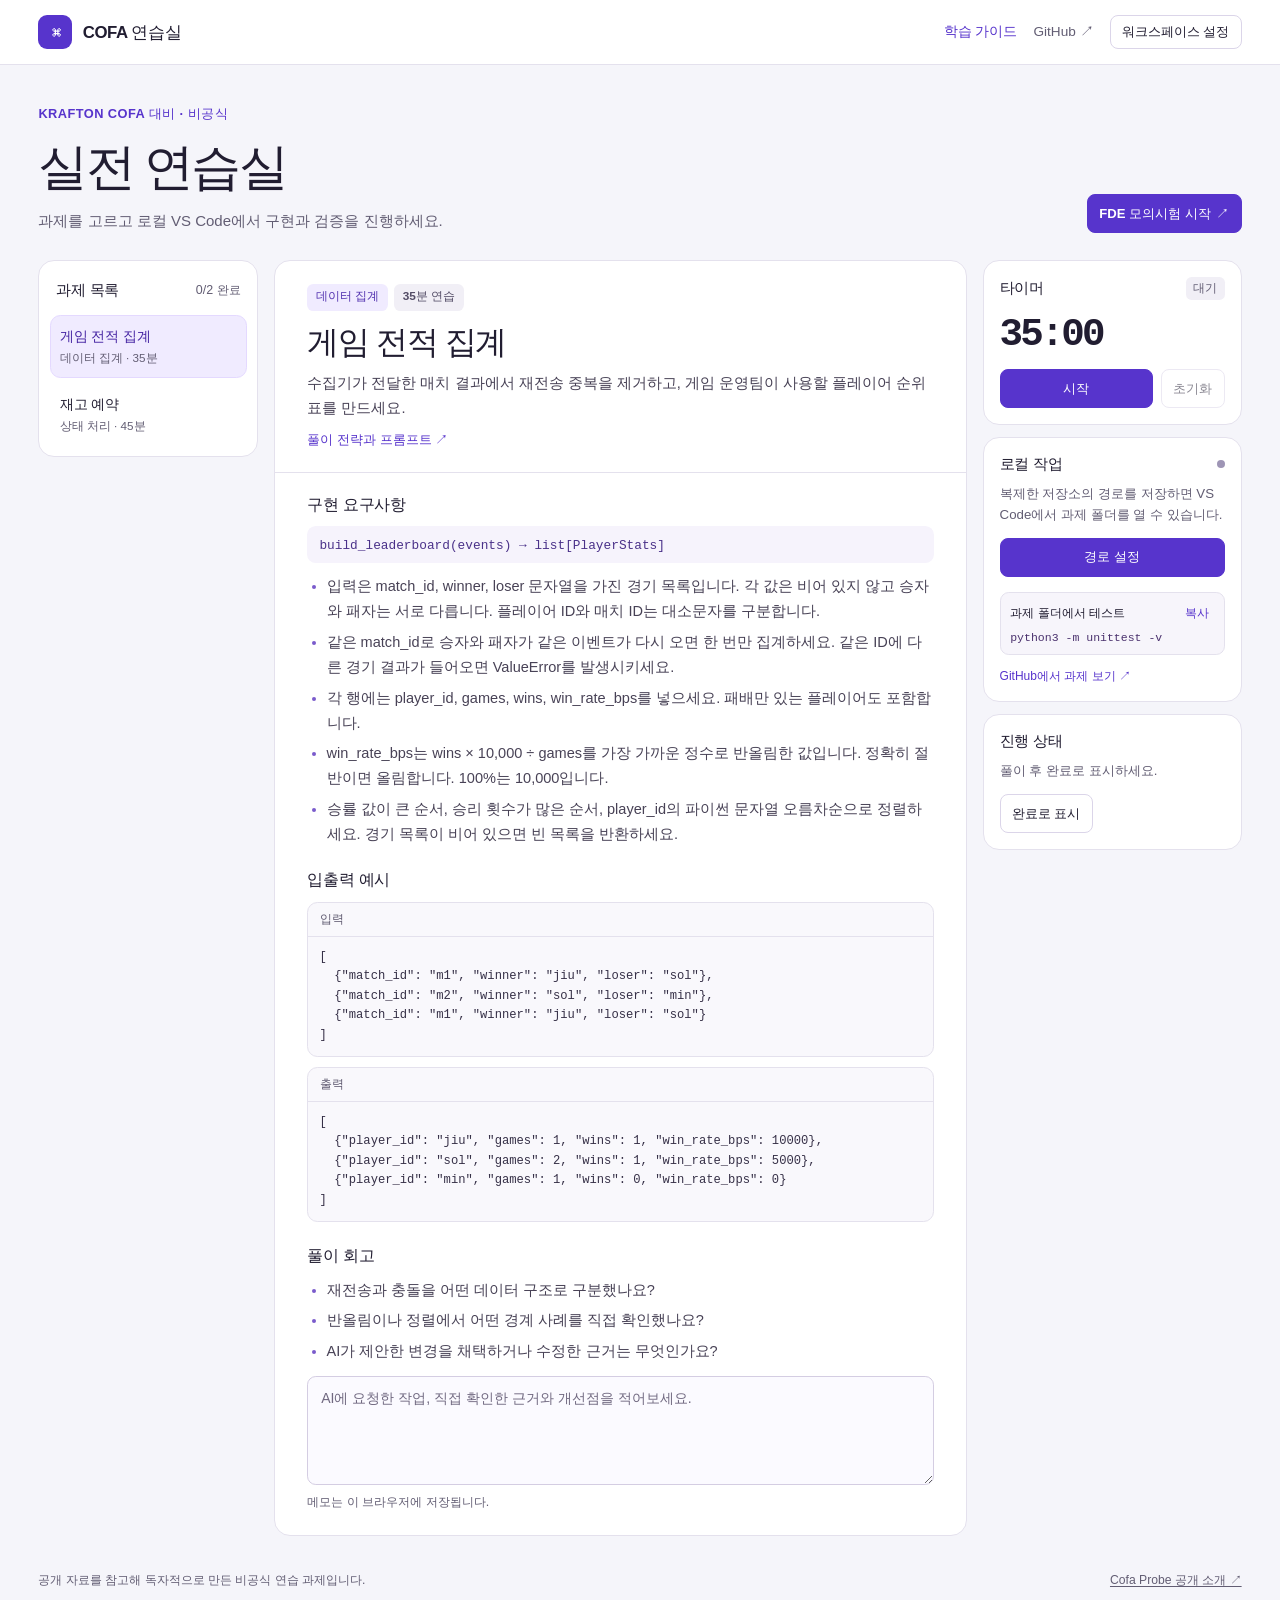
<file: docs/index.html>
<!doctype html>
<html lang="ko">
<head>
  <meta charset="utf-8">
  <meta name="viewport" content="width=device-width, initial-scale=1">
  <meta name="description" content="KRAFTON COFA 대비 비공식 연습실. 브라우저에서 과제를 읽고 로컬 VS Code에서 구현과 테스트를 진행하세요.">
  <meta name="theme-color" content="#f5f5fa">
  <title>COFA 연습실</title>
  <link rel="stylesheet" href="./styles.css">
  <script type="module" src="./app.js"></script>
  <script type="module" src="./clipboard.js"></script>
</head>
<body>
  <a class="skip-link" href="#main">과제 본문으로 이동</a>
  <header class="topbar">
    <div class="topbar-inner">
      <div class="brand">
        <span class="brand-mark" aria-hidden="true">⌘</span>
        <span>COFA <strong>연습실</strong></span>
      </div>
      <div class="topbar-links">
        <a class="guide-nav-link" href="./guide.html">학습 가이드</a>
        <a href="https://github.com/JaerryLee/krafton-cofa">GitHub <span aria-hidden="true">↗</span></a>
        <button class="button button-small" type="button" id="open-settings">워크스페이스 설정</button>
      </div>
    </div>
  </header>

  <div class="page">
    <div class="intro">
      <div>
        <p class="eyebrow">KRAFTON COFA 대비 · 비공식</p>
        <h1>실전 연습실</h1>
        <p>과제를 고르고 로컬 VS Code에서 구현과 검증을 진행하세요.</p>
      </div>
      <a class="button button-primary intro-action" href="./fde.html">FDE 모의시험 시작 <span aria-hidden="true">↗</span></a>
    </div>

    <p id="load-status" class="load-status" role="status">과제를 불러오는 중입니다.</p>
    <div class="dashboard" id="dashboard" hidden>
      <aside class="catalog panel">
        <div class="catalog-header">
          <h2>과제 목록</h2>
          <span id="completion-count" class="muted"></span>
        </div>
        <nav id="exercise-list" aria-label="연습 과제"></nav>
      </aside>

      <main id="main" class="panel brief" tabindex="-1">
        <div class="brief-header">
          <div class="tags" id="exercise-tags"></div>
          <h2 id="exercise-title"></h2>
          <p id="exercise-summary"></p>
          <a class="text-link exercise-guide" id="exercise-guide" href="./guide.html">풀이 전략과 프롬프트 <span aria-hidden="true">↗</span></a>
        </div>
        <div class="brief-content">
          <section>
            <h3>구현 요구사항</h3>
            <p class="signature"><code id="exercise-signature"></code></p>
            <ul id="exercise-requirements"></ul>
          </section>
          <section>
            <h3>입출력 예시</h3>
            <div class="examples">
              <div class="example">
                <p>입력</p>
                <pre><code id="example-input"></code></pre>
              </div>
              <div class="example">
                <p>출력</p>
                <pre><code id="example-output"></code></pre>
              </div>
            </div>
          </section>
          <section class="review">
            <h3>풀이 회고</h3>
            <ul id="review-questions"></ul>
            <label class="sr-only" for="review-notes">풀이 회고 메모</label>
            <textarea id="review-notes" rows="4" placeholder="AI에 요청한 작업, 직접 확인한 근거와 개선점을 적어보세요."></textarea>
            <p class="muted" id="notes-status" role="status">메모는 이 브라우저에 저장됩니다.</p>
          </section>
        </div>
      </main>

      <aside class="tools" aria-label="과제 도구">
        <section class="panel tool-card">
          <div class="tool-heading">
            <h2>타이머</h2>
            <span class="timer-state" id="timer-state"></span>
          </div>
          <p class="time" id="timer-display" role="timer"></p>
          <div class="timer-actions">
            <button class="button button-primary" id="timer-toggle" type="button"></button>
            <button class="button" id="timer-reset" type="button">초기화</button>
          </div>
        </section>
        <section class="panel tool-card workspace">
          <div class="tool-heading">
            <h2>로컬 작업</h2>
            <span class="indicator" id="workspace-indicator" aria-hidden="true"></span>
          </div>
          <p id="workspace-status"></p>
          <a class="button button-primary" id="open-vscode" hidden>VS Code에서 열기 <span aria-hidden="true">↗</span></a>
          <button class="button button-primary" id="connect-workspace" type="button" hidden>경로 설정</button>
          <div class="test-command">
            <div class="tool-heading">
              <h3>과제 폴더에서 테스트</h3>
              <button class="copy-button" type="button" data-copy="test-command" aria-label="테스트 명령 복사" hidden>복사</button>
            </div>
            <code id="test-command">python3 -m unittest -v</code>
            <span class="sr-only" role="status" id="copy-status"></span>
          </div>
          <a class="text-link" id="source-link">GitHub에서 과제 보기 <span aria-hidden="true">↗</span></a>
        </section>
        <section class="panel tool-card">
          <h2>진행 상태</h2>
          <p id="progress-status"></p>
          <button class="button" id="toggle-completion" type="button"></button>
        </section>
      </aside>
    </div>

    <footer class="footer">
      <p>공개 자료를 참고해 독자적으로 만든 비공식 연습 과제입니다.</p>
      <a href="https://www.getcofa.com/ko/probe">Cofa Probe 공개 소개 ↗</a>
    </footer>
  </div>

  <dialog id="settings-dialog" aria-labelledby="settings-title">
    <form id="settings-form">
      <div class="dialog-heading">
        <h2 id="settings-title">워크스페이스 설정</h2>
        <button type="button" id="close-settings" class="button button-small" aria-label="설정 닫기">닫기</button>
      </div>
      <p>저장소를 <a href="https://github.com/JaerryLee/krafton-cofa">GitHub</a>에서 내려받고, 로컬에 저장한 폴더의 절대 경로를 입력하세요. macOS·Linux에서는 저장소 루트에서 <code>pwd</code>를 실행하면 됩니다.</p>
      <label for="workspace-path">저장소 루트 경로</label>
      <input id="workspace-path" type="text" placeholder="/Users/me/work/krafton-cofa" spellcheck="false" aria-describedby="path-help">
      <p class="muted" id="path-help">Windows 예시 <code>C:\Projects\krafton-cofa</code></p>
      <p class="form-error" id="path-error" role="alert" hidden></p>
      <div class="dialog-actions">
        <button class="button" id="clear-path" type="button">연결 해제</button>
        <button class="button button-primary" type="submit">경로 저장</button>
      </div>
    </form>
  </dialog>
  <noscript>과제 목록과 타이머를 사용하려면 JavaScript를 켜주세요.</noscript>
</body>
</html>
</file>
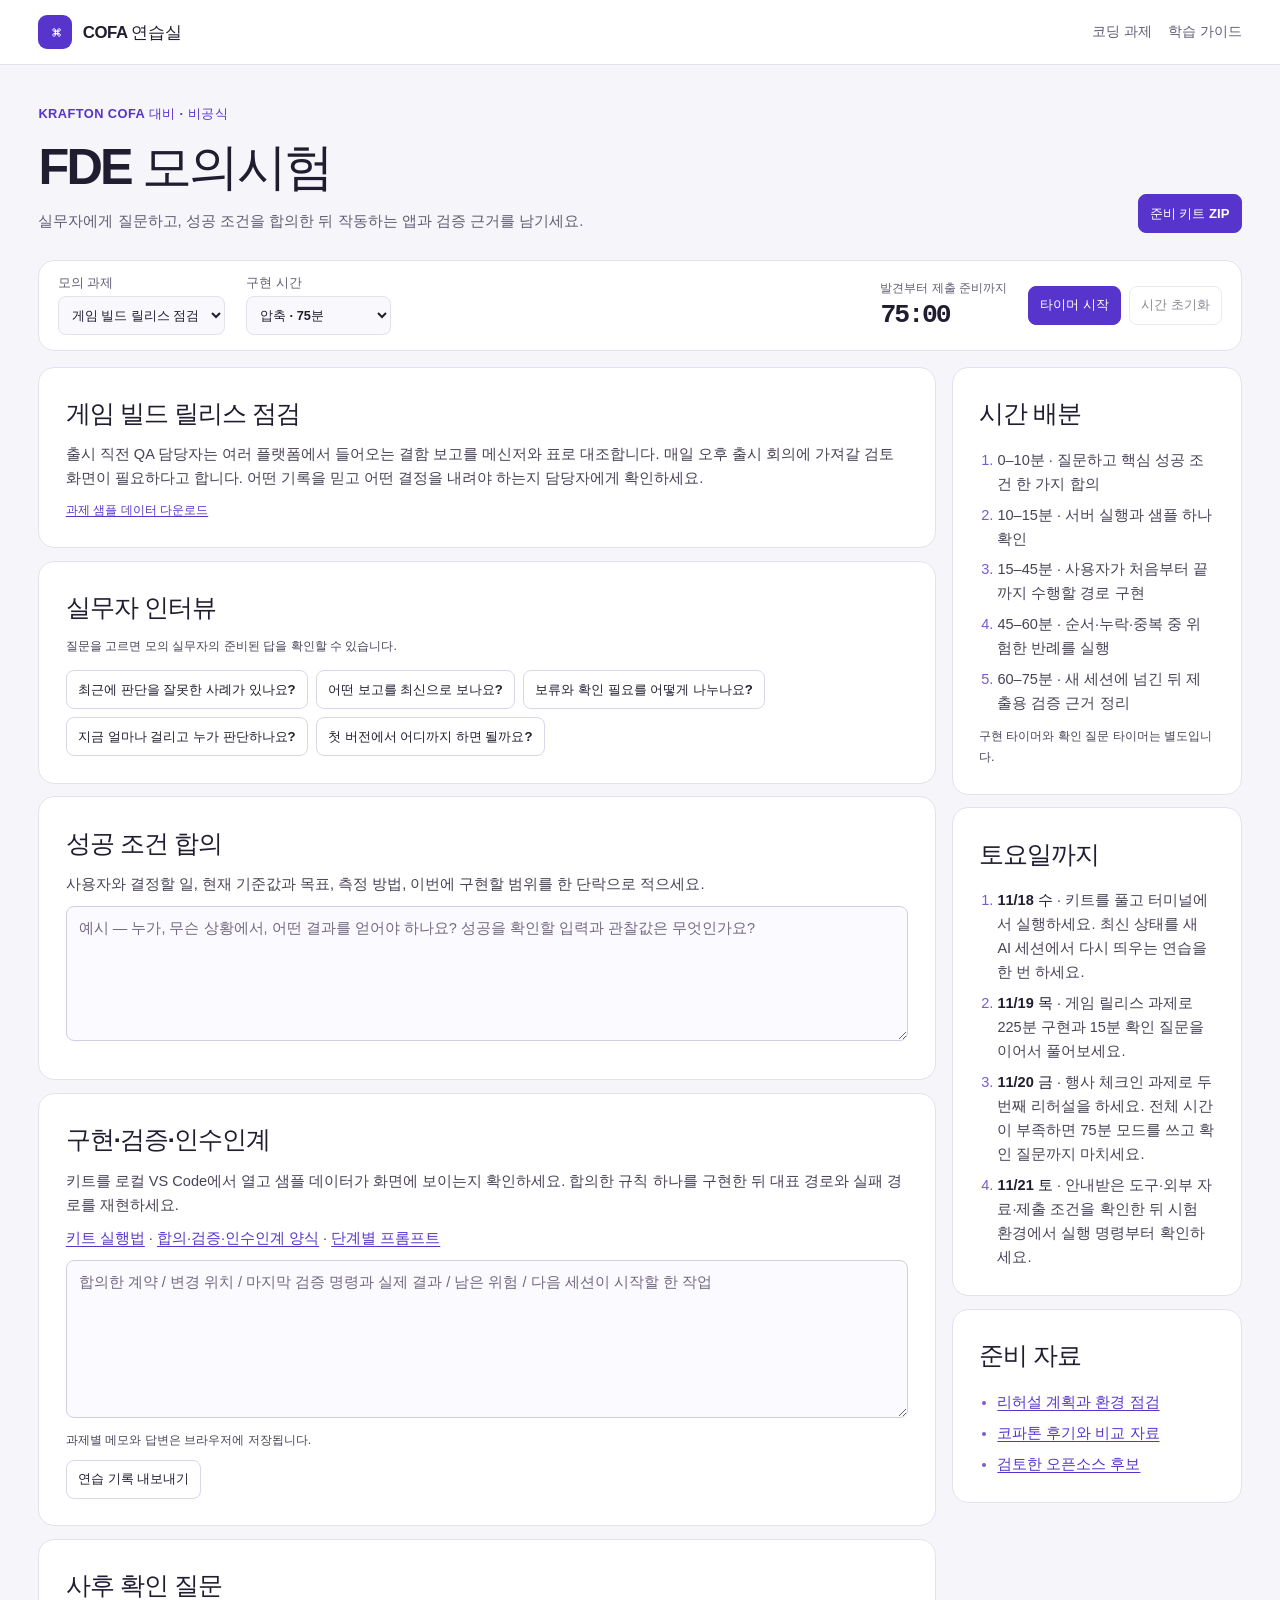
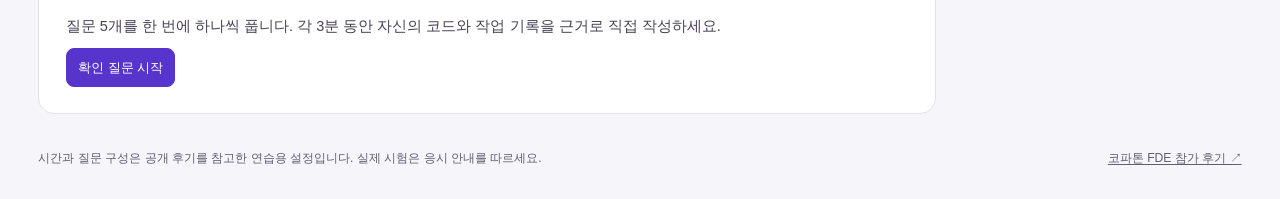
<file: docs/fde.html>
<!doctype html>
<html lang="ko">
<head>
  <meta charset="utf-8">
  <meta name="viewport" content="width=device-width, initial-scale=1">
  <meta name="description" content="실무자 인터뷰부터 구현, 인수인계와 확인 질문까지 연습하는 비공식 FDE 모의시험">
  <title>FDE 모의시험 · COFA 연습실</title>
  <link rel="stylesheet" href="./styles.css">
  <link rel="stylesheet" href="./guide.css">
  <link rel="stylesheet" href="./fde.css">
  <script type="module" src="./fde.js"></script>
</head>
<body>
  <a class="skip-link" href="#main">모의시험 본문으로 이동</a>
  <header class="topbar">
    <div class="topbar-inner">
      <div class="brand"><span class="brand-mark" aria-hidden="true">⌘</span><span>COFA <strong>연습실</strong></span></div>
      <nav class="topbar-links" aria-label="연습실 메뉴">
        <a href="./">코딩 과제</a>
        <a href="./guide.html">학습 가이드</a>
      </nav>
    </div>
  </header>
  <div class="page fde-page">
    <div class="intro">
      <div>
        <p class="eyebrow">KRAFTON COFA 대비 · 비공식</p>
        <h1>FDE 모의시험</h1>
        <p>실무자에게 질문하고, 성공 조건을 합의한 뒤 작동하는 앱과 검증 근거를 남기세요.</p>
      </div>
      <a class="button button-primary" href="./fde-kit.zip" download>준비 키트 ZIP</a>
    </div>
    <main id="main" tabindex="-1">
      <section class="panel fde-config" aria-label="모의시험 설정">
        <label for="scenario">모의 과제
          <select id="scenario"></select>
        </label>
        <label for="build-duration">구현 시간
          <select id="build-duration">
            <option value="75">압축 · 75분</option>
            <option value="225">전체 · 225분</option>
          </select>
        </label>
        <div class="build-clock">
          <span class="muted">발견부터 제출 준비까지</span>
          <strong id="build-time" class="time" role="timer">75:00</strong>
        </div>
        <div class="timer-actions">
          <button type="button" class="button button-primary" id="start-build">타이머 시작</button>
          <button type="button" class="button" id="reset-build" disabled>시간 초기화</button>
        </div>
      </section>

      <div class="fde-grid">
        <div class="fde-work">
          <section class="panel guide-section">
            <h2 id="scenario-title"></h2>
            <p id="scenario-brief"></p>
            <p class="muted"><a id="scenario-data">과제 샘플 데이터 다운로드</a></p>
          </section>
          <section class="panel guide-section">
            <h2>실무자 인터뷰</h2>
            <p class="muted">질문을 고르면 모의 실무자의 준비된 답을 확인할 수 있습니다.</p>
            <div id="interview-questions" class="interview-questions"></div>
            <ol id="interview-log" aria-label="인터뷰 기록" class="interview-log" aria-live="polite"></ol>
          </section>
          <section class="panel guide-section">
            <h2><label for="agreement">성공 조건 합의</label></h2>
            <p>사용자와 결정할 일, 현재 기준값과 목표, 측정 방법, 이번에 구현할 범위를 한 단락으로 적으세요.</p>
            <textarea class="fde-notes" id="agreement" rows="5" placeholder="예시 — 누가, 무슨 상황에서, 어떤 결과를 얻어야 하나요? 성공을 확인할 입력과 관찰값은 무엇인가요?"></textarea>
          </section>
          <section class="panel guide-section">
            <h2><label for="handoff">구현·검증·인수인계</label></h2>
            <p>키트를 로컬 VS Code에서 열고 샘플 데이터가 화면에 보이는지 확인하세요. 합의한 규칙 하나를 구현한 뒤 대표 경로와 실패 경로를 재현하세요.</p>
            <p><a class="button" id="open-fde-vscode" hidden>키트를 VS Code에서 열기 <span aria-hidden="true">↗</span></a></p>
            <p><a href="https://github.com/JaerryLee/krafton-cofa/blob/main/docs/fde-kit/README.md">키트 실행법</a> · <a href="https://github.com/JaerryLee/krafton-cofa/blob/main/docs/fde-kit/WORKSHEET.md">합의·검증·인수인계 양식</a> · <a href="https://github.com/JaerryLee/krafton-cofa/blob/main/docs/fde-kit/PROMPTS.md">단계별 프롬프트</a></p>
            <textarea class="fde-notes" id="handoff" rows="6" placeholder="합의한 계약 / 변경 위치 / 마지막 검증 명령과 실제 결과 / 남은 위험 / 다음 세션이 시작할 한 작업"></textarea>
            <p class="muted" id="storage-message">과제별 메모와 답변은 브라우저에 저장됩니다.</p>
            <button type="button" class="button" id="download-log">연습 기록 내보내기</button>
          </section>
          <section class="panel guide-section" id="qa">
            <h2>사후 확인 질문</h2>
            <p>질문 5개를 한 번에 하나씩 풉니다. 각 3분 동안 자신의 코드와 작업 기록을 근거로 직접 작성하세요.</p>
            <button type="button" class="button button-primary qa-start" id="start-qa">확인 질문 시작</button>
            <div id="qa-active" hidden>
              <div class="qa-heading"><span class="tag" id="qa-count"></span><strong id="qa-time" class="time" role="timer"></strong></div>
              <label id="qa-question" for="qa-answer"></label>
              <textarea class="fde-notes" id="qa-answer" rows="5" placeholder="코드 위치 → 실제 동작 또는 관찰 → 영향 → 다음 검증"></textarea>
              <p class="muted" id="qa-status" role="status"></p>
              <button type="button" class="button button-primary" id="next-qa">답변 저장 후 다음</button>
            </div>
            <div class="guide-example" id="qa-review" hidden>
              <h3>답변 검토</h3>
              <p>함수나 파일 위치, 실제로 관찰한 결과, 위험이 드러나는 경우, 재현 방법을 각각 짚을 수 있는지 확인하세요.</p>
              <ol id="qa-summary" class="guide-list"></ol>
              <button type="button" class="button qa-start" id="retry-qa">새로 연습하기</button>
            </div>
          </section>
        </div>

        <aside class="fde-side" aria-label="연습 도구">
          <section class="panel guide-section">
            <h2>시간 배분</h2>
            <ol id="phase-plan" class="guide-list"></ol>
            <p class="muted fde-aside-note">구현 타이머와 확인 질문 타이머는 별도입니다.</p>
          </section>
          <section class="panel guide-section">
            <h2>토요일까지</h2>
            <ol class="guide-list">
              <li><strong>11/18 수</strong> · 키트를 풀고 터미널에서 실행하세요. 최신 상태를 새 AI 세션에서 다시 띄우는 연습을 한 번 하세요.</li>
              <li><strong>11/19 목</strong> · 게임 릴리스 과제로 225분 구현과 15분 확인 질문을 이어서 풀어보세요.</li>
              <li><strong>11/20 금</strong> · 행사 체크인 과제로 두 번째 리허설을 하세요. 전체 시간이 부족하면 75분 모드를 쓰고 확인 질문까지 마치세요.</li>
              <li><strong>11/21 토</strong> · 안내받은 도구·외부 자료·제출 조건을 확인한 뒤 시험 환경에서 실행 명령부터 확인하세요.</li>
            </ol>
          </section>
          <section class="panel guide-section">
            <h2>준비 자료</h2>
            <ul class="guide-list">
              <li><a href="https://github.com/JaerryLee/krafton-cofa/blob/main/docs/fde-kit/PLAYBOOK.md">리허설 계획과 환경 점검</a></li>
              <li><a href="https://github.com/JaerryLee/krafton-cofa/blob/main/docs/fde-kit/REFERENCES.md">코파톤 후기와 비교 자료</a></li>
              <li><a href="https://github.com/JaerryLee/krafton-cofa/blob/main/docs/fde-kit/STARTERS.md">검토한 오픈소스 후보</a></li>
            </ul>
          </section>
        </aside>
      </div>
    </main>
    <footer class="footer">
      <p>시간과 질문 구성은 공개 후기를 참고한 연습용 설정입니다. 실제 시험은 응시 안내를 따르세요.</p>
      <a href="https://brunch.co.kr/@luma/5">코파톤 FDE 참가 후기 ↗</a>
    </footer>
  </div>
  <noscript>모의시험의 질문과 타이머를 사용하려면 JavaScript를 켜주세요.</noscript>
</body>
</html>
</file>
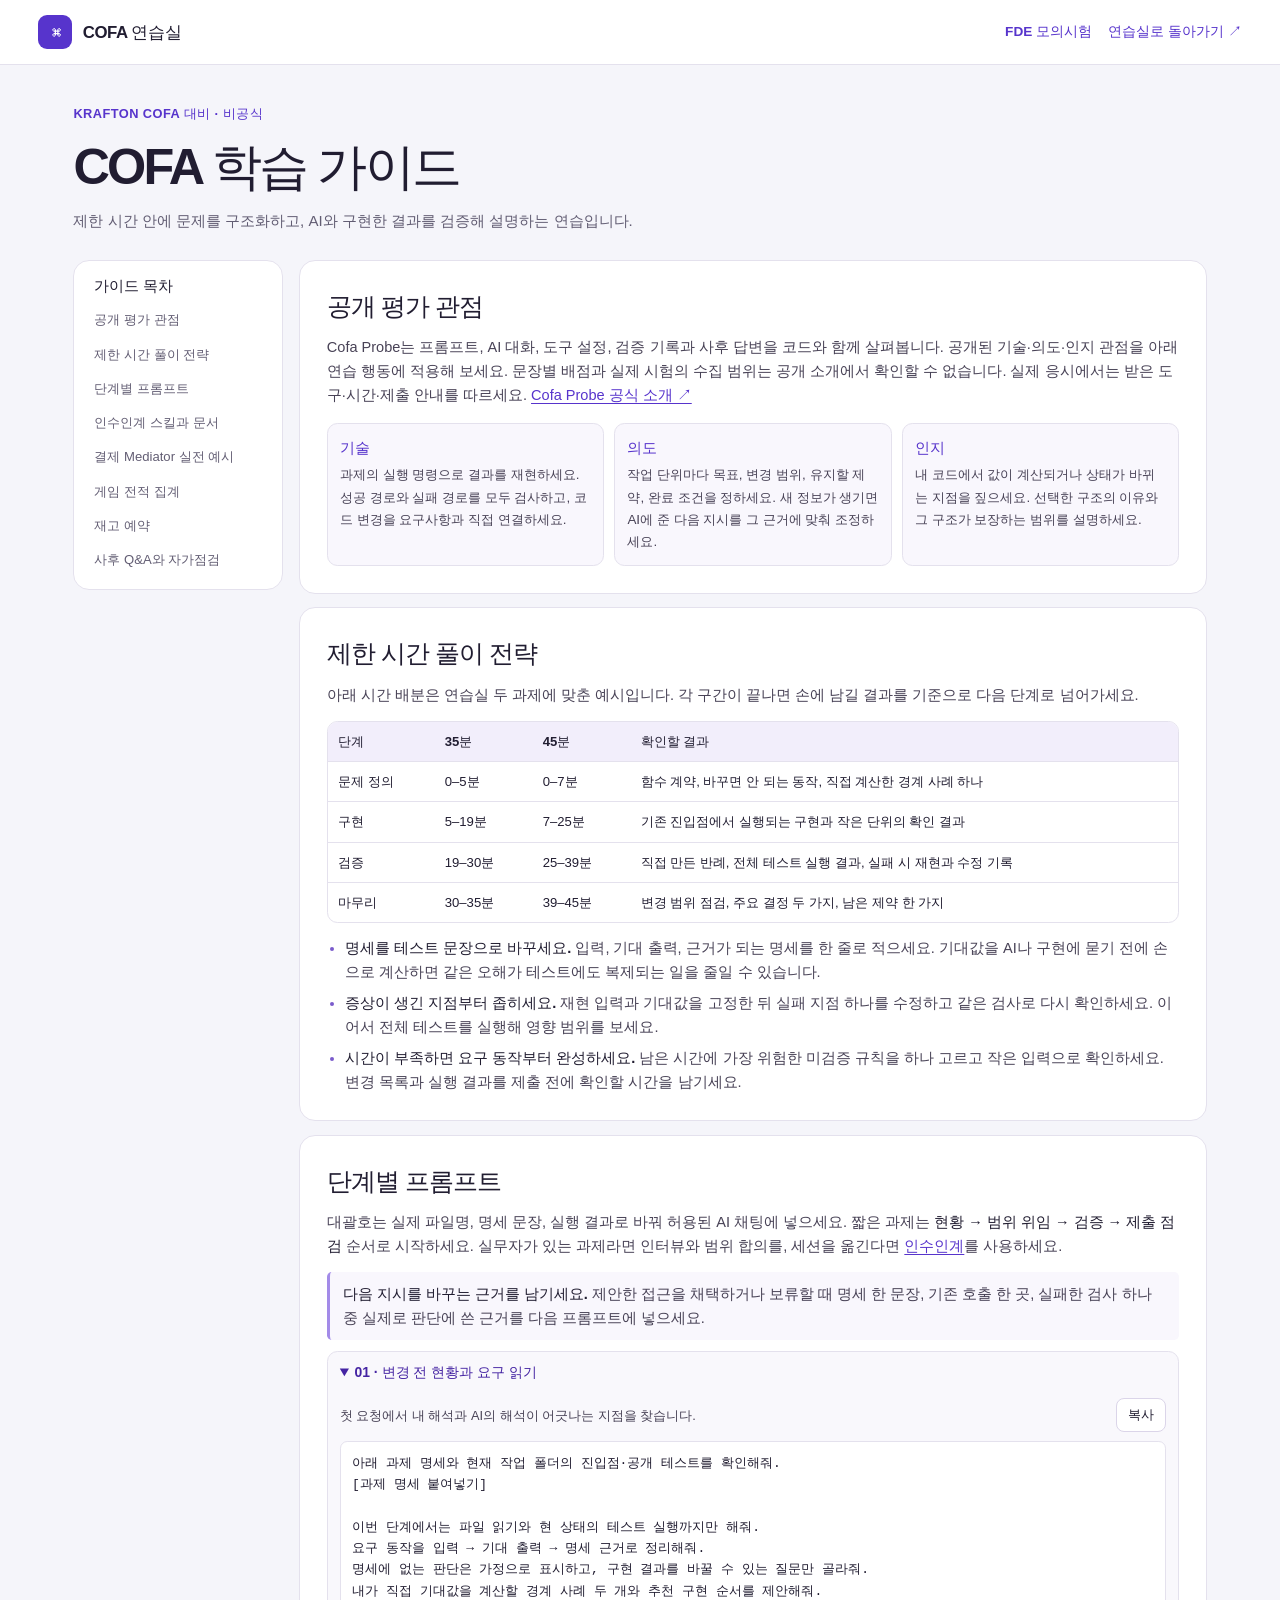
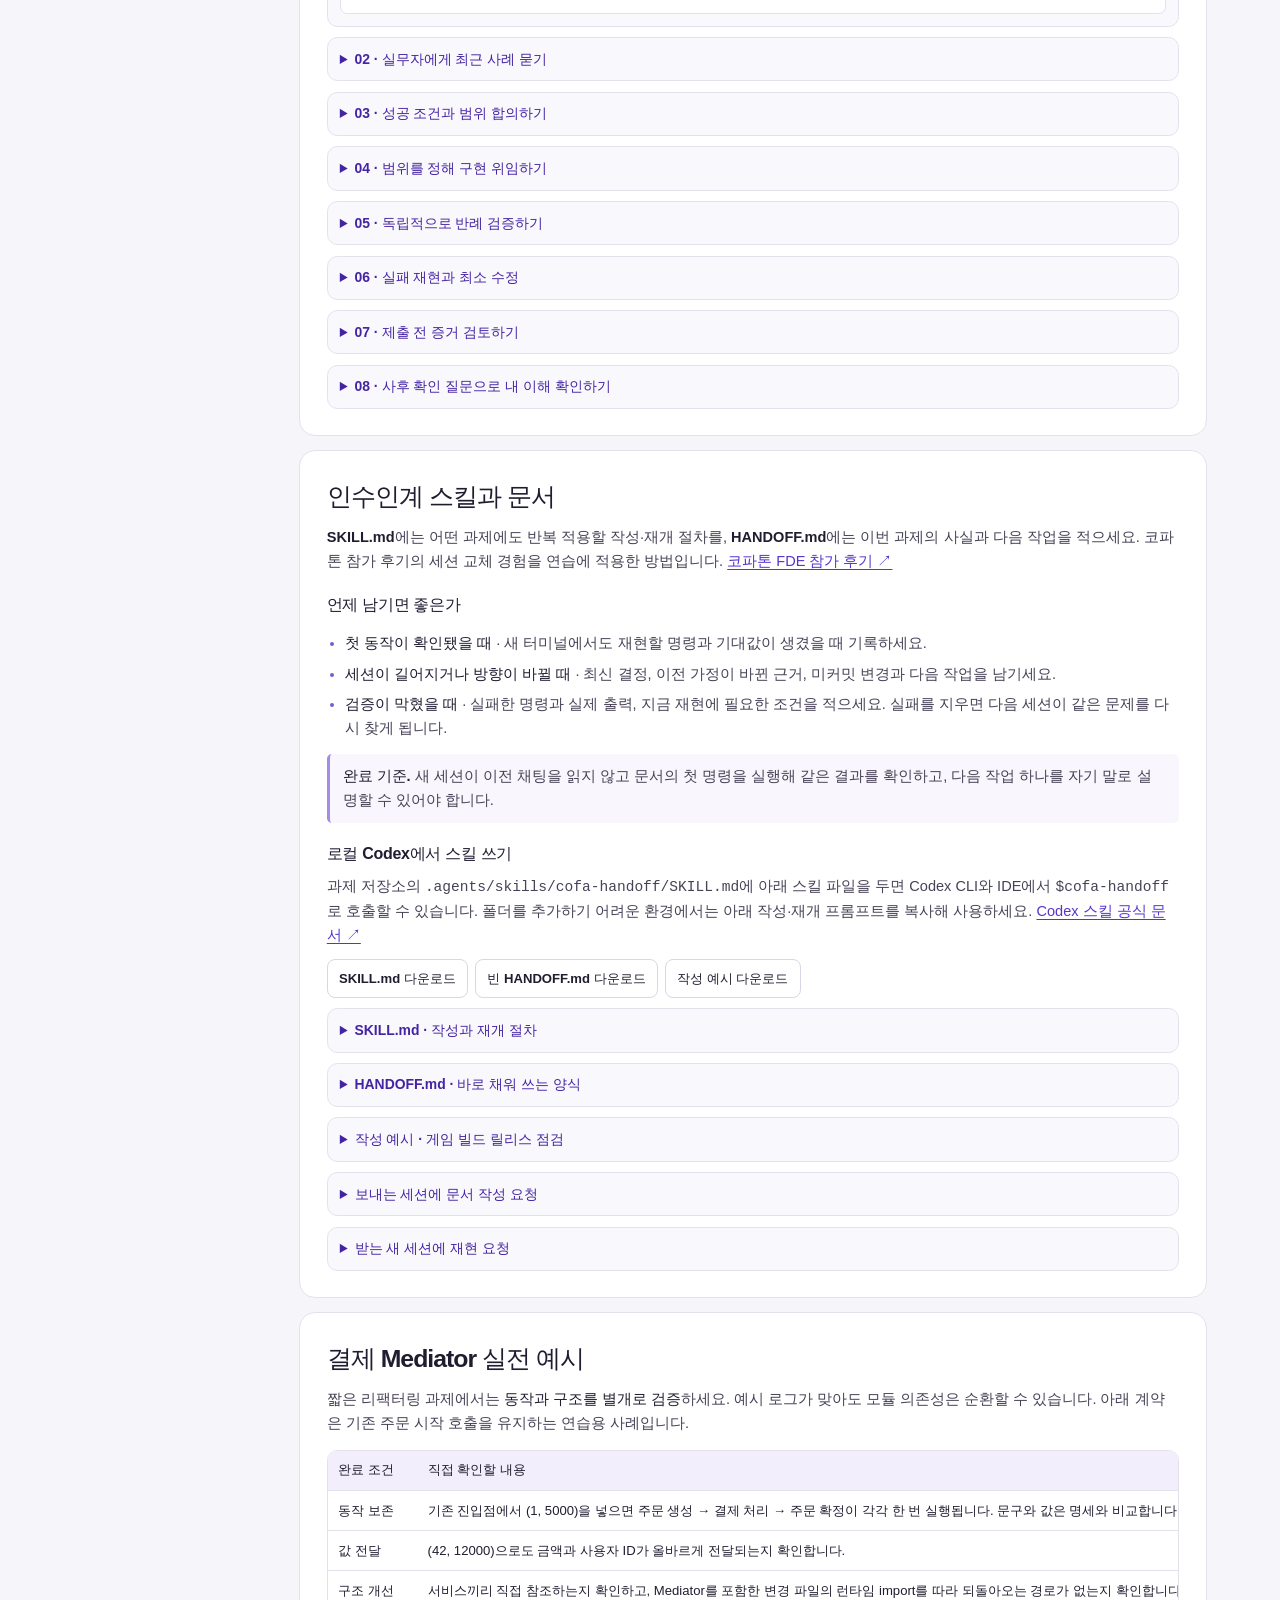
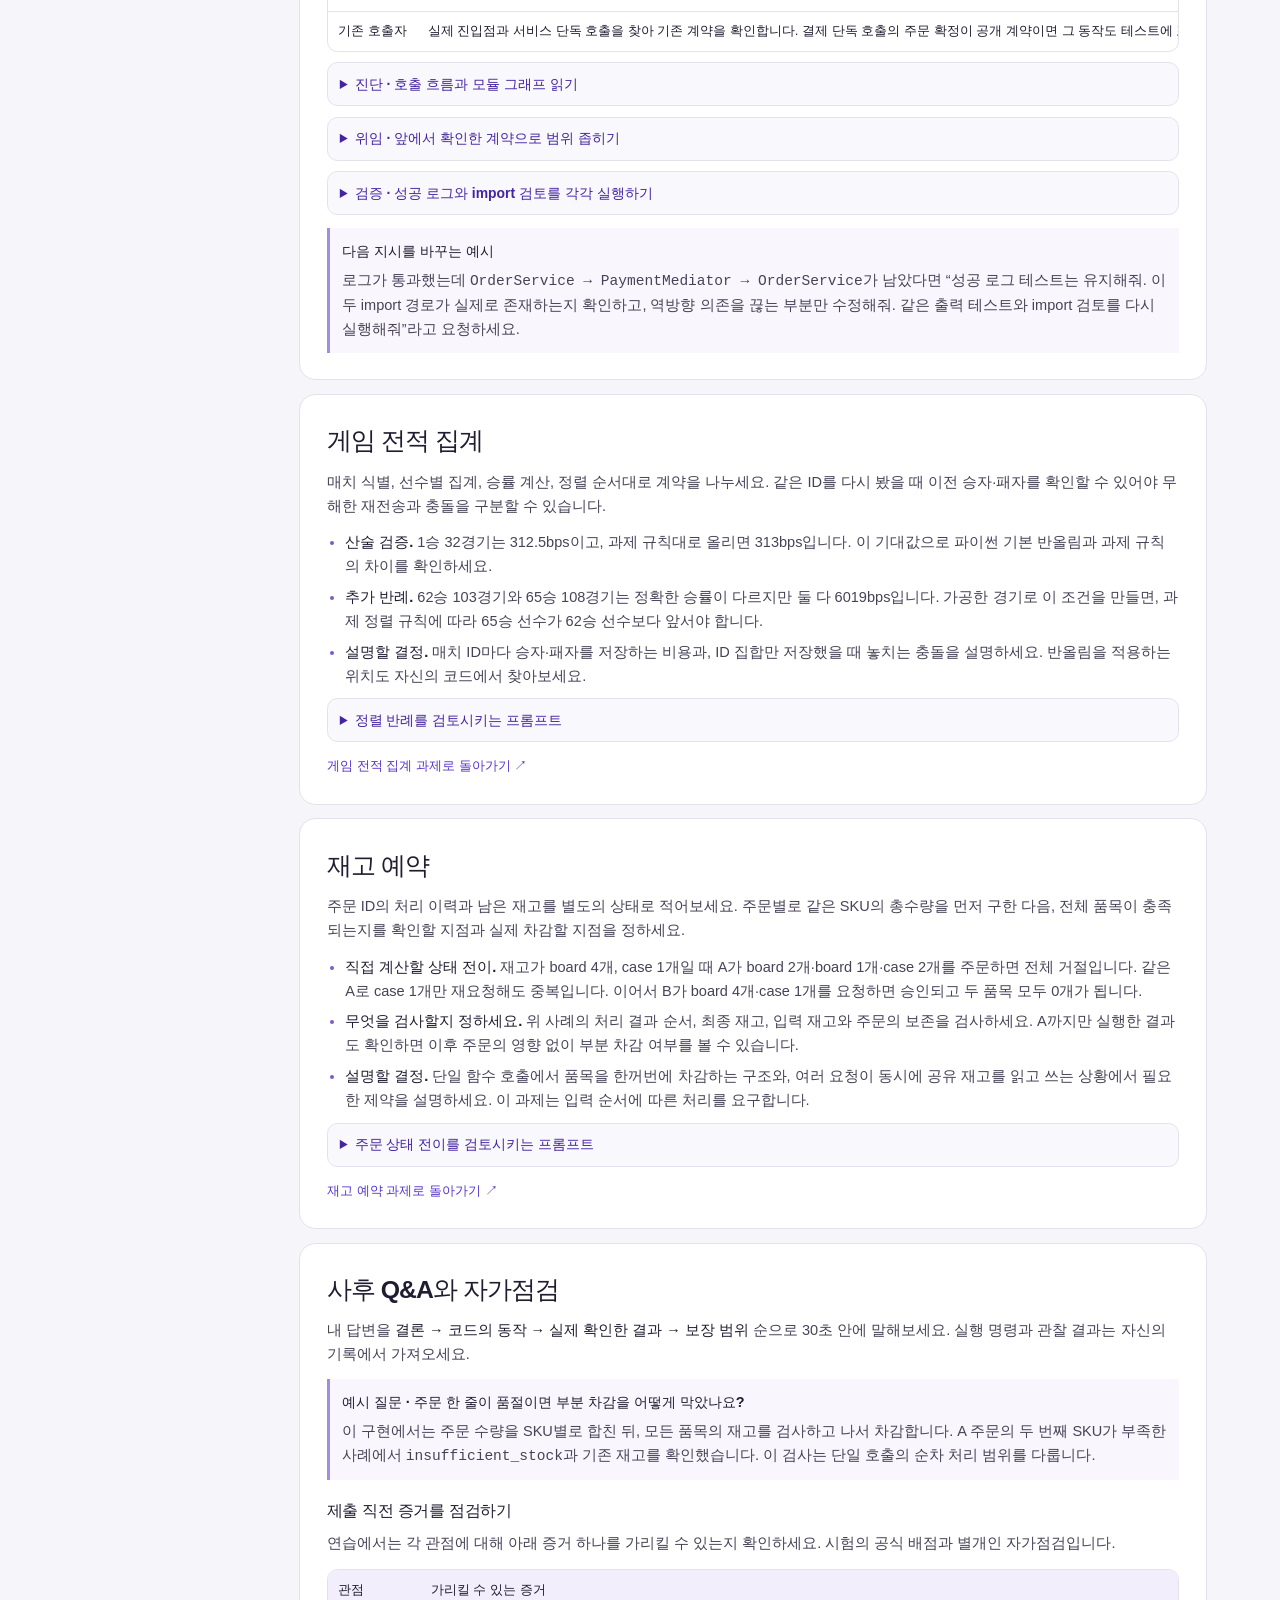
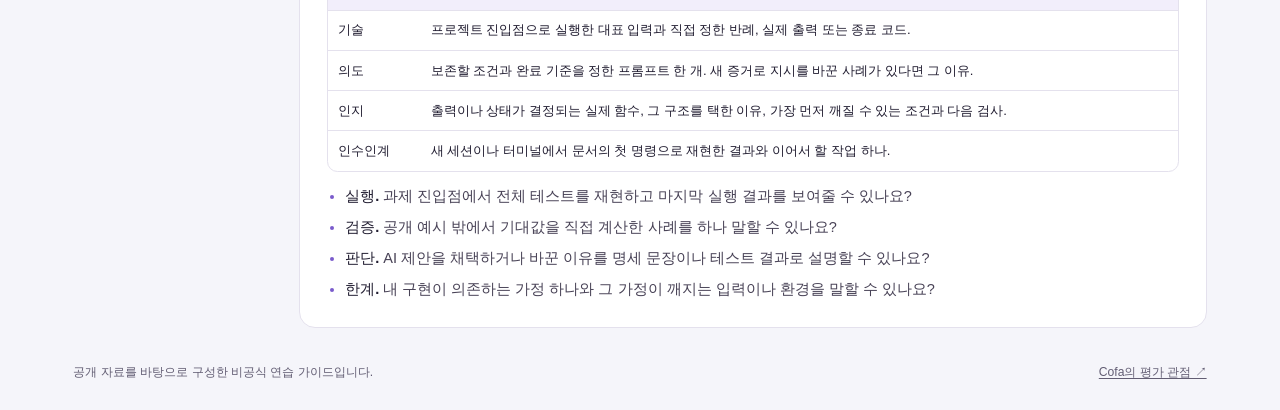
<file: docs/guide.html>
<!doctype html>
<html lang="ko">
<head>
  <meta charset="utf-8">
  <meta name="viewport" content="width=device-width, initial-scale=1">
  <meta name="description" content="COFA 대비 학습 가이드. 단계별 프롬프트, 세션 인수인계 스킬과 문서, 검증과 사후 Q&A를 연습하세요.">
  <meta name="theme-color" content="#f5f5fa">
  <title>COFA 학습 가이드 · COFA 연습실</title>
  <link rel="stylesheet" href="./styles.css">
  <link rel="stylesheet" href="./guide.css">
  <script type="module" src="./clipboard.js"></script>
  <script type="module" src="./guide-files.js"></script>
</head>
<body>
  <a class="skip-link" href="#main">학습 가이드 본문으로 이동</a>
  <header class="topbar">
    <div class="topbar-inner">
      <div class="brand">
        <span class="brand-mark" aria-hidden="true">⌘</span>
        <span>COFA <strong>연습실</strong></span>
      </div>
      <div class="topbar-links">
        <a class="guide-nav-link" href="./fde.html">FDE 모의시험</a>
        <a class="guide-nav-link" href="./">연습실로 돌아가기 <span aria-hidden="true">↗</span></a>
      </div>
    </div>
  </header>

  <div class="page guide-page">
    <header class="intro">
      <div>
        <p class="eyebrow">KRAFTON COFA 대비 · 비공식</p>
        <h1>COFA 학습 가이드</h1>
        <p>제한 시간 안에 문제를 구조화하고, AI와 구현한 결과를 검증해 설명하는 연습입니다.</p>
      </div>
    </header>

    <div class="guide-layout">
      <nav class="panel guide-toc" aria-label="학습 가이드 목차">
        <h2>가이드 목차</h2>
        <a href="#assessment">공개 평가 관점</a>
        <a href="#workflow">제한 시간 풀이 전략</a>
        <a href="#prompts">단계별 프롬프트</a>
        <a href="#handoff">인수인계 스킬과 문서</a>
        <a href="#payment-mediator">결제 Mediator 실전 예시</a>
        <a href="#match-leaderboard">게임 전적 집계</a>
        <a href="#inventory-reservations">재고 예약</a>
        <a href="#review">사후 Q&amp;A와 자가점검</a>
      </nav>

      <main class="guide-content" id="main" tabindex="-1">
        <section class="panel guide-section" id="assessment">
          <h2>공개 평가 관점</h2>
          <p>Cofa Probe는 프롬프트, AI 대화, 도구 설정, 검증 기록과 사후 답변을 코드와 함께 살펴봅니다. 공개된 기술·의도·인지 관점을 아래 연습 행동에 적용해 보세요. 문장별 배점과 실제 시험의 수집 범위는 공개 소개에서 확인할 수 없습니다. 실제 응시에서는 받은 도구·시간·제출 안내를 따르세요. <a href="https://www.getcofa.com/ko/probe">Cofa Probe 공식 소개 ↗</a></p>
          <dl class="guide-axes">
            <div>
              <dt>기술</dt>
              <dd>과제의 실행 명령으로 결과를 재현하세요. 성공 경로와 실패 경로를 모두 검사하고, 코드 변경을 요구사항과 직접 연결하세요.</dd>
            </div>
            <div>
              <dt>의도</dt>
              <dd>작업 단위마다 목표, 변경 범위, 유지할 제약, 완료 조건을 정하세요. 새 정보가 생기면 AI에 준 다음 지시를 그 근거에 맞춰 조정하세요.</dd>
            </div>
            <div>
              <dt>인지</dt>
              <dd>내 코드에서 값이 계산되거나 상태가 바뀌는 지점을 짚으세요. 선택한 구조의 이유와 그 구조가 보장하는 범위를 설명하세요.</dd>
            </div>
          </dl>
        </section>

        <section class="panel guide-section" id="workflow">
          <h2>제한 시간 풀이 전략</h2>
          <p>아래 시간 배분은 연습실 두 과제에 맞춘 예시입니다. 각 구간이 끝나면 손에 남길 결과를 기준으로 다음 단계로 넘어가세요.</p>
          <div class="guide-table-wrap" tabindex="0" role="region" aria-label="연습 시간 배분표">
            <table class="guide-table">
              <thead>
                <tr><th scope="col">단계</th><th scope="col">35분</th><th scope="col">45분</th><th scope="col">확인할 결과</th></tr>
              </thead>
              <tbody>
                <tr><th scope="row">문제 정의</th><td>0–5분</td><td>0–7분</td><td>함수 계약, 바꾸면 안 되는 동작, 직접 계산한 경계 사례 하나</td></tr>
                <tr><th scope="row">구현</th><td>5–19분</td><td>7–25분</td><td>기존 진입점에서 실행되는 구현과 작은 단위의 확인 결과</td></tr>
                <tr><th scope="row">검증</th><td>19–30분</td><td>25–39분</td><td>직접 만든 반례, 전체 테스트 실행 결과, 실패 시 재현과 수정 기록</td></tr>
                <tr><th scope="row">마무리</th><td>30–35분</td><td>39–45분</td><td>변경 범위 점검, 주요 결정 두 가지, 남은 제약 한 가지</td></tr>
              </tbody>
            </table>
          </div>
          <ul class="guide-list">
            <li><strong>명세를 테스트 문장으로 바꾸세요.</strong> 입력, 기대 출력, 근거가 되는 명세를 한 줄로 적으세요. 기대값을 AI나 구현에 묻기 전에 손으로 계산하면 같은 오해가 테스트에도 복제되는 일을 줄일 수 있습니다.</li>
            <li><strong>증상이 생긴 지점부터 좁히세요.</strong> 재현 입력과 기대값을 고정한 뒤 실패 지점 하나를 수정하고 같은 검사로 다시 확인하세요. 이어서 전체 테스트를 실행해 영향 범위를 보세요.</li>
            <li><strong>시간이 부족하면 요구 동작부터 완성하세요.</strong> 남은 시간에 가장 위험한 미검증 규칙을 하나 고르고 작은 입력으로 확인하세요. 변경 목록과 실행 결과를 제출 전에 확인할 시간을 남기세요.</li>
          </ul>
        </section>

        <section class="panel guide-section" id="prompts">
          <h2>단계별 프롬프트</h2>
          <p>대괄호는 실제 파일명, 명세 문장, 실행 결과로 바꿔 허용된 AI 채팅에 넣으세요. 짧은 과제는 <strong>현황 → 범위 위임 → 검증 → 제출 점검</strong> 순서로 시작하세요. 실무자가 있는 과제라면 인터뷰와 범위 합의를, 세션을 옮긴다면 <a href="#handoff">인수인계</a>를 사용하세요.</p>
          <p class="guide-callout"><strong>다음 지시를 바꾸는 근거를 남기세요.</strong> 제안한 접근을 채택하거나 보류할 때 명세 한 문장, 기존 호출 한 곳, 실패한 검사 하나 중 실제로 판단에 쓴 근거를 다음 프롬프트에 넣으세요.</p>
          <details class="prompt" open>
            <summary>01 · 변경 전 현황과 요구 읽기</summary>
            <div class="prompt-content">
              <p>첫 요청에서 내 해석과 AI의 해석이 어긋나는 지점을 찾습니다.</p>
              <button class="button button-small" type="button" data-copy="prompt-plan" aria-label="문제 정의 프롬프트 복사" hidden>복사</button>
              <pre><code id="prompt-plan">아래 과제 명세와 현재 작업 폴더의 진입점·공개 테스트를 확인해줘.
[과제 명세 붙여넣기]

이번 단계에서는 파일 읽기와 현 상태의 테스트 실행까지만 해줘.
요구 동작을 입력 → 기대 출력 → 명세 근거로 정리해줘.
명세에 없는 판단은 가정으로 표시하고, 구현 결과를 바꿀 수 있는 질문만 골라줘.
내가 직접 기대값을 계산할 경계 사례 두 개와 추천 구현 순서를 제안해줘.</code></pre>
            </div>
          </details>
          <details class="prompt">
            <summary>02 · 실무자에게 최근 사례 묻기</summary>
            <div class="prompt-content">
              <p>실무자나 시나리오 에이전트가 있을 때 사용하세요. 보고서나 설명에 없는 판단부터 확인합니다.</p>
              <button class="button button-small" type="button" data-copy="prompt-discover" aria-label="실무자 인터뷰 프롬프트 복사" hidden>복사</button>
              <pre><code id="prompt-discover">최근 [업무]에서 판단이 늦어지거나 잘못된 사례 한 건을 알려주실 수 있나요?
누가 어떤 자료를 보고 결정했고, 어느 단계에서 시간이 가장 많이 들었나요?
자료가 누락되거나 충돌하면 현재는 무슨 기준으로 처리하나요?
같은 자료로 시연했을 때 어떤 결과가 보이면 이번 개선이 성공했다고 판단하시겠어요?</code></pre>
            </div>
          </details>
          <details class="prompt">
            <summary>03 · 성공 조건과 범위 합의하기</summary>
            <div class="prompt-content">
              <p>시간 절감처럼 목표가 수치라면 현재 기준과 측정 방법도 물어보세요. 시연용 목표와 실제 관찰한 결과를 기록에서 구분하세요.</p>
              <button class="button button-small" type="button" data-copy="prompt-contract" aria-label="성공 조건 합의 프롬프트 복사" hidden>복사</button>
              <pre><code id="prompt-contract">제가 이해한 목표는 [사용자]가 [상황]에서 [결정]을 내리도록 돕는 것입니다.
이번 범위는 [입력]을 받아 [화면·반환값]에서 [판정과 근거]를 보여주는 것까지입니다.
[정상 입력]의 기대값은 [결과]이고, [누락·충돌 입력]은 [처리 방식]으로 이해했습니다.
[현재 기준]과 [목표]를 같은 샘플과 절차로 비교하는 기준이 맞을까요?
결과를 바꿀 수 있는 정책 한 가지를 확인하고 싶습니다. [질문]</code></pre>
            </div>
          </details>
          <details class="prompt">
            <summary>04 · 범위를 정해 구현 위임하기</summary>
            <div class="prompt-content">
              <p>합의한 계약과 테스트 가능한 완료 조건을 붙여 변경을 요청합니다.</p>
              <button class="button button-small" type="button" data-copy="prompt-build" aria-label="구현 위임 프롬프트 복사" hidden>복사</button>
              <pre><code id="prompt-build">[파일:함수]에 [요구 동작]을 구현해줘.
수정 범위는 [파일·함수]이며 기존 함수 시그니처와 공개 테스트는 보존해줘.
[직접 정한 입력]에서 [직접 계산한 기대값]이 나와야 해.
[테스트 명령]을 실행한 뒤 변경 위치, 실제 실행 결과, 실행하지 못한 검증을 알려줘.
명세에 없는 동작을 결정해야 하면 어디가 모호한지 먼저 짚어줘.</code></pre>
            </div>
          </details>
          <details class="prompt">
            <summary>05 · 독립적으로 반례 검증하기</summary>
            <div class="prompt-content">
              <p>기대값을 명세에서 직접 계산한 뒤 넘기세요. 대표 경로를 통과하는 구현이 여전히 틀릴 수 있는 사례를 하나 고릅니다.</p>
              <button class="button button-small" type="button" data-copy="prompt-counterexample" aria-label="반례 검증 프롬프트 복사" hidden>복사</button>
              <pre><code id="prompt-counterexample">아래 기대값은 [명세의 근거]에서 직접 정했어.
[대표 입력] → [기대값]
[경계 또는 실패 입력] → [기대값]
현재 구현을 읽고 기존 실행 경로에서 두 케이스를 확인해줘. 이번 검토에서는 소스와 기존 테스트를 유지해줘.
각 케이스의 명령, 실제 출력 또는 종료 코드, 기대값과의 차이를 알려줘.
이 검사로 확인할 수 없는 조건이 있으면 한 가지를 짚어줘.</code></pre>
            </div>
          </details>
          <details class="prompt">
            <summary>06 · 실패 재현과 최소 수정</summary>
            <div class="prompt-content">
              <p>실제 출력과 기대값을 같이 주고, 같은 명령으로 수정 전후를 확인합니다.</p>
              <button class="button button-small" type="button" data-copy="prompt-fix" aria-label="실패 재현 프롬프트 복사" hidden>복사</button>
              <pre><code id="prompt-fix">[실행 명령]에서 [실제 출력]이 나왔고 기대값은 [기대값]이야.
재현 입력은 [최소 입력]이고 근거는 [명세 문장]이야.
먼저 같은 실패를 재현하고, 값이 달라지기 시작하는 함수나 분기를 짚어줘.
원인에 해당하는 범위만 수정해. 기대값과 재현 입력은 그대로 두고 같은 명령을 다시 실행해줘.
마지막에 전체 테스트 결과와 수정 전후의 차이를 확인해줘.</code></pre>
            </div>
          </details>
          <details class="prompt">
            <summary>07 · 제출 전 증거 검토하기</summary>
            <div class="prompt-content">
              <p>마감 직전에는 코드와 실제로 실행한 검증 결과를 대조합니다.</p>
              <button class="button button-small" type="button" data-copy="prompt-review" aria-label="증거 검토 프롬프트 복사" hidden>복사</button>
              <pre><code id="prompt-review">현재 변경분과 실제 테스트 결과를 읽기 전용으로 검토해줘.
요구사항별로 코드 위치, 확인한 테스트, 남아 있는 검증을 연결해줘.
통과한 테스트가 있어도 해당 규칙을 직접 검사하는지 확인해줘.
중요한 미검증 항목 하나를 골라 최소 입력과 손으로 계산한 기대값을 제안해줘.</code></pre>
            </div>
          </details>
          <details class="prompt">
            <summary>08 · 사후 확인 질문으로 내 이해 확인하기</summary>
            <div class="prompt-content">
              <p>리허설에서는 질문을 받은 뒤 AI 도움 없이 답하세요. 답변에는 실제 제출물의 위치와 관찰값을 넣으세요.</p>
              <button class="button button-small" type="button" data-copy="prompt-qa" aria-label="사후 질문 준비 프롬프트 복사" hidden>복사</button>
              <pre><code id="prompt-qa">[내 diff]와 [내가 실제로 실행한 검증 결과]를 바탕으로 확인 질문을 5개 만들어줘.
질문은 설계 선택, 경계 입력, 수정 전후의 증거, 남은 위험, 이어받는 사람의 첫 검사를 다뤄줘.
파일과 함수, 실행 근거를 직접 가리켜야 답할 수 있게 해줘.
이번 응답은 질문만 줘. 각 질문에 내가 3분 안에 답해볼게.</code></pre>
            </div>
          </details>
        </section>

        <section class="panel guide-section" id="handoff">
          <h2>인수인계 스킬과 문서</h2>
          <p><strong>SKILL.md</strong>에는 어떤 과제에도 반복 적용할 작성·재개 절차를, <strong>HANDOFF.md</strong>에는 이번 과제의 사실과 다음 작업을 적으세요. 코파톤 참가 후기의 세션 교체 경험을 연습에 적용한 방법입니다. <a href="https://brunch.co.kr/@luma/5">코파톤 FDE 참가 후기 ↗</a></p>
          <h3>언제 남기면 좋은가</h3>
          <ul class="guide-list">
            <li><strong>첫 동작이 확인됐을 때</strong> · 새 터미널에서도 재현할 명령과 기대값이 생겼을 때 기록하세요.</li>
            <li><strong>세션이 길어지거나 방향이 바뀔 때</strong> · 최신 결정, 이전 가정이 바뀐 근거, 미커밋 변경과 다음 작업을 남기세요.</li>
            <li><strong>검증이 막혔을 때</strong> · 실패한 명령과 실제 출력, 지금 재현에 필요한 조건을 적으세요. 실패를 지우면 다음 세션이 같은 문제를 다시 찾게 됩니다.</li>
          </ul>
          <p class="guide-callout"><strong>완료 기준.</strong> 새 세션이 이전 채팅을 읽지 않고 문서의 첫 명령을 실행해 같은 결과를 확인하고, 다음 작업 하나를 자기 말로 설명할 수 있어야 합니다.</p>
          <h3>로컬 Codex에서 스킬 쓰기</h3>
          <p>과제 저장소의 <code>.agents/skills/cofa-handoff/SKILL.md</code>에 아래 스킬 파일을 두면 Codex CLI와 IDE에서 <code>$cofa-handoff</code>로 호출할 수 있습니다. 폴더를 추가하기 어려운 환경에서는 아래 작성·재개 프롬프트를 복사해 사용하세요. <a href="https://learn.chatgpt.com/docs/build-skills#where-codex-loads-local-skills">Codex 스킬 공식 문서 ↗</a></p>
          <div class="guide-actions">
            <a class="button" href="./templates/cofa-handoff/SKILL.md" download="SKILL.md">SKILL.md 다운로드</a>
            <a class="button" href="./templates/HANDOFF.md" download="HANDOFF.md">빈 HANDOFF.md 다운로드</a>
            <a class="button" href="./templates/HANDOFF-example.md" download="HANDOFF-example.md">작성 예시 다운로드</a>
          </div>
          <details class="prompt">
            <summary>SKILL.md · 작성과 재개 절차</summary>
            <div class="prompt-content">
              <p>다른 저장소에서도 적용할 절차입니다. 과제별 파일과 관찰값은 HANDOFF.md에 남기세요.</p>
              <button class="button button-small" type="button" data-copy="handoff-skill" aria-label="인수인계 스킬 복사" hidden disabled>복사</button>
              <pre><code id="handoff-skill" data-template-src="./templates/cofa-handoff/SKILL.md">스킬 파일을 불러오는 중입니다.</code></pre>
            </div>
          </details>
          <details class="prompt">
            <summary>HANDOFF.md · 바로 채워 쓰는 양식</summary>
            <div class="prompt-content">
              <p>한 화면 분량으로 작성하세요. 30분 과제라면 목표, 변경 위치, 실행 결과, 다음 작업을 한 줄씩 남겨도 됩니다.</p>
              <button class="button button-small" type="button" data-copy="handoff-template" aria-label="인수인계 양식 복사" hidden disabled>복사</button>
              <pre><code id="handoff-template" data-template-src="./templates/HANDOFF.md">인수인계 양식을 불러오는 중입니다.</code></pre>
            </div>
          </details>
          <details class="prompt">
            <summary>작성 예시 · 게임 빌드 릴리스 점검</summary>
            <div class="prompt-content">
              <p>연습실의 실제 키트로 재현할 수 있는 예시입니다. 서버가 데이터를 전달하는 확인 결과와, 아직 작성할 도메인 판정 규칙을 구분했습니다.</p>
              <button class="button button-small" type="button" data-copy="handoff-example" aria-label="인수인계 작성 예시 복사" hidden disabled>복사</button>
              <pre><code id="handoff-example" data-template-src="./templates/HANDOFF-example.md">인수인계 예시를 불러오는 중입니다.</code></pre>
            </div>
          </details>
          <details class="prompt">
            <summary>보내는 세션에 문서 작성 요청</summary>
            <div class="prompt-content">
              <button class="button button-small" type="button" data-copy="prompt-handoff-write" aria-label="인수인계 작성 프롬프트 복사" hidden>복사</button>
              <pre><code id="prompt-handoff-write">현재 명세와 실제 변경분, 마지막 실행 결과를 바탕으로 HANDOFF.md를 작성해줘.
목표와 수용 조건, 변경 파일·함수, 작업 폴더, 첫 실행 명령과 실제 관찰값을 기록해줘.
성공·실패·미실행을 각각 표시하고 다음 작업은 한 가지로 좁혀줘.
그 작업을 완료했다는 증거가 될 입력과 기대 결과도 적어줘.</code></pre>
            </div>
          </details>
          <details class="prompt">
            <summary>받는 새 세션에 재현 요청</summary>
            <div class="prompt-content">
              <button class="button button-small" type="button" data-copy="prompt-handoff-resume" aria-label="인수인계 재현 프롬프트 복사" hidden>복사</button>
              <pre><code id="prompt-handoff-resume">HANDOFF.md와 과제 명세를 읽고 현재 폴더, 변경 상태, 파일 위치가 문서와 일치하는지 확인해줘.
문서의 첫 검증 명령을 표시된 위치에서 실행하고 기대값과 실제 결과를 비교해줘.
차이가 있으면 가장 먼저 확인할 원인 하나를 알려줘.
이번에는 재현까지만 해줘. 재현 결과와 이어서 할 작업 하나를 보고해줘.</code></pre>
            </div>
          </details>
        </section>

        <section class="panel guide-section" id="payment-mediator">
          <h2>결제 Mediator 실전 예시</h2>
          <p>짧은 리팩터링 과제에서는 <strong>동작과 구조를 별개로 검증</strong>하세요. 예시 로그가 맞아도 모듈 의존성은 순환할 수 있습니다. 아래 계약은 기존 주문 시작 호출을 유지하는 연습용 사례입니다.</p>
          <div class="guide-table-wrap" tabindex="0" role="region" aria-label="결제 과제 완료 조건">
            <table class="guide-table">
              <thead><tr><th scope="col">완료 조건</th><th scope="col">직접 확인할 내용</th></tr></thead>
              <tbody>
                <tr><th scope="row">동작 보존</th><td>기존 진입점에서 (1, 5000)을 넣으면 주문 생성 → 결제 처리 → 주문 확정이 각각 한 번 실행됩니다. 문구와 값은 명세와 비교합니다.</td></tr>
                <tr><th scope="row">값 전달</th><td>(42, 12000)으로도 금액과 사용자 ID가 올바르게 전달되는지 확인합니다.</td></tr>
                <tr><th scope="row">구조 개선</th><td>서비스끼리 직접 참조하는지 확인하고, Mediator를 포함한 변경 파일의 런타임 import를 따라 되돌아오는 경로가 없는지 확인합니다.</td></tr>
                <tr><th scope="row">기존 호출자</th><td>실제 진입점과 서비스 단독 호출을 찾아 기존 계약을 확인합니다. 결제 단독 호출의 주문 확정이 공개 계약이면 그 동작도 테스트에 포함합니다.</td></tr>
              </tbody>
            </table>
          </div>
          <details class="prompt">
            <summary>진단 · 호출 흐름과 모듈 그래프 읽기</summary>
            <div class="prompt-content">
              <button class="button button-small" type="button" data-copy="prompt-mediator-read" aria-label="결제 진단 프롬프트 복사" hidden>복사</button>
              <pre><code id="prompt-mediator-read">과제 명세, package.json의 실행 스크립트, main.ts와 서비스 세 파일을 읽어줘.
주문 생성부터 확정까지 호출되는 함수 순서와 런타임 import 관계를 각각 적어줘.
createOrder와 processPayment의 기존 호출자, 제공된 PaymentMediator의 형태, 테스트 명령을 찾아줘.
수정은 시작하지 말고 보존해야 할 계약과 사이클을 끊는 최소 변경 범위를 알려줘.</code></pre>
            </div>
          </details>
          <details class="prompt">
            <summary>위임 · 앞에서 확인한 계약으로 범위 좁히기</summary>
            <div class="prompt-content">
              <button class="button button-small" type="button" data-copy="prompt-mediator-implement" aria-label="결제 구현 프롬프트 복사" hidden>복사</button>
              <pre><code id="prompt-mediator-implement">확인한 진입점, 공개 함수 시그니처, 호출자 동작과 예시 로그를 유지해줘.
제공된 PaymentMediator로 결제 후 주문 확정을 조정하고 서비스 간 직접 import와 간접 사이클을 제거해줘.
우선 변경 범위는 OrderService.ts, PaymentService.ts, PaymentMediator.ts야.
다른 파일을 수정해야 한다면 어떤 호출 계약 때문에 필요한지 알려줘.
(1, 5000)과 (42, 12000)에서 생성·결제·확정이 순서대로 한 번씩 실행되는지 확인해줘.</code></pre>
            </div>
          </details>
          <details class="prompt">
            <summary>검증 · 성공 로그와 import 검토를 각각 실행하기</summary>
            <div class="prompt-content">
              <button class="button button-small" type="button" data-copy="prompt-mediator-verify" aria-label="결제 검증 프롬프트 복사" hidden>복사</button>
              <pre><code id="prompt-mediator-verify">변경 코드에서 두 검증을 따로 해줘.
첫째, 실제 프로젝트의 실행 경로로 두 입력의 로그 순서·횟수·금액·사용자 ID를 확인해줘.
둘째, 실제 파일의 런타임 import를 따라가며 제공된 Mediator를 경유하는 간접 순환도 확인해줘.
실행하지 못한 항목은 이유와 남은 위험을 적어줘. 검증 전후 작업 트리도 확인해줘.</code></pre>
            </div>
          </details>
          <div class="guide-example">
            <h3>다음 지시를 바꾸는 예시</h3>
            <p>로그가 통과했는데 <code>OrderService → PaymentMediator → OrderService</code>가 남았다면 “성공 로그 테스트는 유지해줘. 이 두 import 경로가 실제로 존재하는지 확인하고, 역방향 의존을 끊는 부분만 수정해줘. 같은 출력 테스트와 import 검토를 다시 실행해줘”라고 요청하세요.</p>
          </div>
        </section>

        <section class="panel guide-section" id="match-leaderboard">
          <h2>게임 전적 집계</h2>
          <p>매치 식별, 선수별 집계, 승률 계산, 정렬 순서대로 계약을 나누세요. 같은 ID를 다시 봤을 때 이전 승자·패자를 확인할 수 있어야 무해한 재전송과 충돌을 구분할 수 있습니다.</p>
          <ul class="guide-list">
            <li><strong>산술 검증.</strong> 1승 32경기는 312.5bps이고, 과제 규칙대로 올리면 313bps입니다. 이 기대값으로 파이썬 기본 반올림과 과제 규칙의 차이를 확인하세요.</li>
            <li><strong>추가 반례.</strong> 62승 103경기와 65승 108경기는 정확한 승률이 다르지만 둘 다 6019bps입니다. 가공한 경기로 이 조건을 만들면, 과제 정렬 규칙에 따라 65승 선수가 62승 선수보다 앞서야 합니다.</li>
            <li><strong>설명할 결정.</strong> 매치 ID마다 승자·패자를 저장하는 비용과, ID 집합만 저장했을 때 놓치는 충돌을 설명하세요. 반올림을 적용하는 위치도 자신의 코드에서 찾아보세요.</li>
          </ul>
          <details class="prompt">
            <summary>정렬 반례를 검토시키는 프롬프트</summary>
            <div class="prompt-content">
              <button class="button button-small" type="button" data-copy="prompt-leaderboard" aria-label="게임 전적 집계 프롬프트 복사" hidden>복사</button>
              <pre><code id="prompt-leaderboard">build_leaderboard의 승률 계산과 정렬 기준을 읽기 전용으로 검토해줘.
62승 103경기와 65승 108경기는 둘 다 6019bps이므로 65승 선수가 앞서야 해.
두 선수의 기록을 독립적으로 만들 수 있는 경기 입력을 제안하고, 이 두 선수의 상대 순서를 검사하는 방법을 알려줘.
공개 테스트의 반올림 사례가 이 정렬 규칙까지 검증하는지 확인해줘.</code></pre>
            </div>
          </details>
          <a class="text-link guide-back" href="./#match-leaderboard">게임 전적 집계 과제로 돌아가기 <span aria-hidden="true">↗</span></a>
        </section>

        <section class="panel guide-section" id="inventory-reservations">
          <h2>재고 예약</h2>
          <p>주문 ID의 처리 이력과 남은 재고를 별도의 상태로 적어보세요. 주문별로 같은 SKU의 총수량을 먼저 구한 다음, 전체 품목이 충족되는지를 확인할 지점과 실제 차감할 지점을 정하세요.</p>
          <ul class="guide-list">
            <li><strong>직접 계산할 상태 전이.</strong> 재고가 board 4개, case 1개일 때 A가 board 2개·board 1개·case 2개를 주문하면 전체 거절입니다. 같은 A로 case 1개만 재요청해도 중복입니다. 이어서 B가 board 4개·case 1개를 요청하면 승인되고 두 품목 모두 0개가 됩니다.</li>
            <li><strong>무엇을 검사할지 정하세요.</strong> 위 사례의 처리 결과 순서, 최종 재고, 입력 재고와 주문의 보존을 검사하세요. A까지만 실행한 결과도 확인하면 이후 주문의 영향 없이 부분 차감 여부를 볼 수 있습니다.</li>
            <li><strong>설명할 결정.</strong> 단일 함수 호출에서 품목을 한꺼번에 차감하는 구조와, 여러 요청이 동시에 공유 재고를 읽고 쓰는 상황에서 필요한 제약을 설명하세요. 이 과제는 입력 순서에 따른 처리를 요구합니다.</li>
          </ul>
          <details class="prompt">
            <summary>주문 상태 전이를 검토시키는 프롬프트</summary>
            <div class="prompt-content">
              <button class="button button-small" type="button" data-copy="prompt-inventory" aria-label="재고 예약 프롬프트 복사" hidden>복사</button>
              <pre><code id="prompt-inventory">reserve_orders에서 재고를 실제로 차감하는 경로를 읽기 전용으로 검토해줘.
초기 재고는 board 4개, case 1개야.
A의 요청은 board 2개·board 1개·case 2개고, A의 재요청은 case 1개야.
B는 board 4개·case 1개를 주문해. 기대 상태는 insufficient_stock → duplicate → reserved, 재고는 모두 0개야.
첫 A만 처리한 뒤 재고가 그대로인지 확인하는 검사와 전체 시퀀스 검사를 각각 제안해줘.</code></pre>
            </div>
          </details>
          <a class="text-link guide-back" href="./#inventory-reservations">재고 예약 과제로 돌아가기 <span aria-hidden="true">↗</span></a>
        </section>

        <section class="panel guide-section" id="review">
          <h2>사후 Q&amp;A와 자가점검</h2>
          <p>내 답변을 <strong>결론 → 코드의 동작 → 실제 확인한 결과 → 보장 범위</strong> 순으로 30초 안에 말해보세요. 실행 명령과 관찰 결과는 자신의 기록에서 가져오세요.</p>
          <div class="guide-example">
            <h3>예시 질문 · 주문 한 줄이 품절이면 부분 차감을 어떻게 막았나요?</h3>
            <p>이 구현에서는 주문 수량을 SKU별로 합친 뒤, 모든 품목의 재고를 검사하고 나서 차감합니다. A 주문의 두 번째 SKU가 부족한 사례에서 <code>insufficient_stock</code>과 기존 재고를 확인했습니다. 이 검사는 단일 호출의 순차 처리 범위를 다룹니다.</p>
          </div>
          <h3>제출 직전 증거를 점검하기</h3>
          <p>연습에서는 각 관점에 대해 아래 증거 하나를 가리킬 수 있는지 확인하세요. 시험의 공식 배점과 별개인 자가점검입니다.</p>
          <div class="guide-table-wrap" tabindex="0" role="region" aria-label="제출 직전 증거 점검표">
            <table class="guide-table">
              <thead><tr><th scope="col">관점</th><th scope="col">가리킬 수 있는 증거</th></tr></thead>
              <tbody>
                <tr><th scope="row">기술</th><td>프로젝트 진입점으로 실행한 대표 입력과 직접 정한 반례, 실제 출력 또는 종료 코드.</td></tr>
                <tr><th scope="row">의도</th><td>보존할 조건과 완료 기준을 정한 프롬프트 한 개. 새 증거로 지시를 바꾼 사례가 있다면 그 이유.</td></tr>
                <tr><th scope="row">인지</th><td>출력이나 상태가 결정되는 실제 함수, 그 구조를 택한 이유, 가장 먼저 깨질 수 있는 조건과 다음 검사.</td></tr>
                <tr><th scope="row">인수인계</th><td>새 세션이나 터미널에서 문서의 첫 명령으로 재현한 결과와 이어서 할 작업 하나.</td></tr>
              </tbody>
            </table>
          </div>
          <ul class="guide-list">
            <li><strong>실행.</strong> 과제 진입점에서 전체 테스트를 재현하고 마지막 실행 결과를 보여줄 수 있나요?</li>
            <li><strong>검증.</strong> 공개 예시 밖에서 기대값을 직접 계산한 사례를 하나 말할 수 있나요?</li>
            <li><strong>판단.</strong> AI 제안을 채택하거나 바꾼 이유를 명세 문장이나 테스트 결과로 설명할 수 있나요?</li>
            <li><strong>한계.</strong> 내 구현이 의존하는 가정 하나와 그 가정이 깨지는 입력이나 환경을 말할 수 있나요?</li>
          </ul>
        </section>
      </main>
    </div>

    <span class="sr-only" role="status" id="copy-status"></span>
    <footer class="footer">
      <p>공개 자료를 바탕으로 구성한 비공식 연습 가이드입니다.</p>
      <a href="https://www.getcofa.com/ko/about">Cofa의 평가 관점 ↗</a>
    </footer>
  </div>
</body>
</html>
</file>
<file: docs/styles.css>
:root {
  color-scheme: light;
  font-family: -apple-system, BlinkMacSystemFont, "Apple SD Gothic Neo", "Malgun Gothic", "Noto Sans", sans-serif;
  color: #211d31;
  background: #f5f5fa;
  font-synthesis: none;
  --ink: #211d31;
  --muted: #625d73;
  --line: #e4e1ed;
  --surface: #fff;
  --purple: #5734cc;
  --purple-hover: #4525b0;
  --tint: #f0ebff;
  --green: #26705b;
}

*, *::before, *::after { box-sizing: border-box; }
[hidden] { display: none !important; }
body { margin: 0; }
h1, h2, h3, p { margin: 0; }
a { color: var(--purple); text-underline-offset: .2em; }
button, input, textarea { font: inherit; }
button { cursor: pointer; }
button:disabled { cursor: default; opacity: .52; }
:focus-visible { outline: 3px solid #7e61ef; outline-offset: 3px; }
code, pre, .time { font-family: ui-monospace, SFMono-Regular, Consolas, monospace; }
.sr-only, .skip-link:not(:focus) {
  position: absolute;
  width: 1px;
  height: 1px;
  padding: 0;
  overflow: hidden;
  clip-path: inset(50%);
  white-space: nowrap;
  border: 0;
}
.skip-link:focus {
  position: fixed;
  inset: .5rem auto auto .5rem;
  padding: .65rem 1rem;
  background: white;
  z-index: 2;
}
.topbar {
  background: var(--surface);
  border-bottom: 1px solid var(--line);
}
.topbar-inner, .page { max-width: 1440px; margin: 0 auto; padding-inline: clamp(1rem, 3vw, 3rem); }
.topbar-inner, .topbar-links, .brand {
  display: flex;
  align-items: center;
  gap: 1rem;
}
.topbar-inner { justify-content: space-between; min-height: 64px; }
.brand { gap: .65rem; font-size: 1.05rem; font-weight: 800; letter-spacing: -.025em; white-space: nowrap; }
.brand strong { font-weight: 650; }
.brand-mark {
  display: grid;
  place-items: center;
  width: 34px;
  height: 34px;
  background: var(--purple);
  color: white;
  border-radius: 9px;
  font: 1.25rem ui-monospace, monospace;
}
.topbar-links a { color: var(--muted); text-decoration: none; font-size: .85rem; white-space: nowrap; }
.topbar-links a:hover, .text-link:hover { text-decoration: underline; }
.topbar-links .guide-nav-link { color: var(--purple); font-weight: 700; }

.intro {
  display: flex;
  align-items: end;
  justify-content: space-between;
  gap: 1.25rem;
  padding: 2.55rem 0 1.65rem;
}
.eyebrow { color: var(--purple); font-size: .8rem; font-weight: 750; letter-spacing: .035em; }
.intro h1 { font-size: clamp(2.1rem, 4vw, 3.15rem); letter-spacing: -.055em; margin: .2em 0 .15em; }
.intro p:not(.eyebrow) { color: var(--muted); font-size: .94rem; line-height: 1.6; }
.intro-action { white-space: nowrap; }
.indicator { width: .5rem; height: .5rem; border-radius: 50%; background: #9e95b5; flex: none; }
.indicator[data-configured="true"] { background: var(--green); }
.load-status { background: white; padding: 1.25rem; border: 1px solid var(--line); border-radius: 1rem; }

.dashboard { display: grid; grid-template-columns: minmax(185px, 220px) minmax(0, 1fr) minmax(224px, 259px); gap: 1rem; align-items: start; }
.panel { background: var(--surface); border: 1px solid var(--line); border-radius: 1rem; }
.catalog { padding: .95rem .65rem .65rem; }
.catalog-header, .tool-heading, .dialog-heading {
  display: flex;
  justify-content: space-between;
  align-items: center;
  gap: .6rem;
}
.catalog-header { padding: .25rem .4rem .9rem; }
.catalog h2, .tool-card h2 { font-size: .96rem; letter-spacing: -.02em; }
.muted { color: var(--muted); font-size: .78rem; }
#exercise-list { display: grid; gap: .35rem; }
.exercise-link {
  display: grid;
  grid-template-columns: minmax(0, 1fr) auto;
  align-items: center;
  gap: .35rem .45rem;
  padding: .65rem .55rem;
  border: 1px solid transparent;
  border-radius: .65rem;
  color: var(--ink);
  text-decoration: none;
}
.exercise-link:hover { background: #f7f5fc; }
.exercise-link[aria-current="true"] { background: var(--tint); color: #4524a3; border-color: #e4d9ff; }
.exercise-link strong { font-size: .88rem; }
.exercise-link small { color: var(--muted); font-size: .73rem; grid-column: 1; }
.exercise-link .exercise-done { grid-row: 1 / 3; grid-column: 2; color: var(--green); font-size: .72rem; }

.brief { min-width: 0; }
.brief-header { padding: 1.45rem clamp(1.05rem, 3vw, 2rem); border-bottom: 1px solid var(--line); }
.tags { display: flex; align-items: center; flex-wrap: wrap; gap: .35rem; }
.tag {
  display: inline-flex;
  color: #5232b0;
  background: var(--tint);
  border-radius: .4rem;
  padding: .33rem .55rem;
  font-size: .74rem;
  font-weight: 700;
}
.tag + .tag { color: #534c66; background: #f1eff6; }
.brief-header h2 { margin: .65rem 0 .4rem; font-size: clamp(1.55rem, 3vw, 2rem); letter-spacing: -.045em; }
.brief-header p, .brief-content li { color: #484256; font-size: .91rem; line-height: 1.72; overflow-wrap: anywhere; }
.brief-header .exercise-guide { margin-top: .6rem; font-size: .83rem; font-weight: 700; }
.brief-content { padding: 1.35rem clamp(1.05rem, 3vw, 2rem) 1.5rem; }
.brief-content section + section { margin-top: 1.45rem; }
.brief-content h3 { font-size: 1rem; margin-bottom: .65rem; letter-spacing: -.02em; }
.signature {
  padding: .65rem .75rem;
  color: #4a3189;
  background: #f6f3fc;
  border-radius: .55rem;
  overflow-wrap: anywhere;
  font-size: .8rem;
}
.brief-content ul { margin: .7rem 0 0; padding-left: 1.2rem; }
.brief-content li::marker { color: #7a5bcc; }
.brief-content li + li { margin-top: .35rem; }
.examples { display: grid; gap: .6rem; }
.example { min-width: 0; background: #f9f8fc; border: 1px solid var(--line); border-radius: .65rem; }
.example p { border-bottom: 1px solid var(--line); padding: .5rem .7rem; color: var(--muted); font-size: .76rem; font-weight: 700; }
.example pre { margin: 0; padding: .7rem; color: #363047; font-size: .76rem; line-height: 1.6; white-space: pre-wrap; overflow-wrap: anywhere; }
.review textarea, input {
  width: 100%;
  color: var(--ink);
  padding: .7rem .8rem;
  border: 1px solid #d4cde2;
  border-radius: .55rem;
  background: #fbfaff;
  line-height: 1.5;
}
.review textarea { margin: .75rem 0 .35rem; resize: vertical; font-size: .88rem; }
textarea::placeholder, input::placeholder { color: #716981; }

.tools { display: grid; gap: .75rem; min-width: 0; }
.tool-card { padding: 1rem; }
.tool-card p:not(.time) { margin: .6rem 0 .75rem; color: var(--muted); font-size: .83rem; line-height: 1.55; overflow-wrap: anywhere; }
.timer-state {
  padding: .25rem .45rem;
  border-radius: .35rem;
  color: var(--muted);
  background: #f1eff6;
  font-size: .72rem;
}
.timer-state[data-running="true"] { color: #4826ad; background: var(--tint); }
.time { margin: .75rem 0; font-size: 2.45rem; letter-spacing: -.075em; font-weight: 650; font-variant-numeric: tabular-nums; }
.time[data-expired="true"] { color: #a42c47; }
.timer-actions { display: grid; grid-template-columns: 1fr auto; gap: .5rem; }
.button {
  display: inline-flex;
  align-items: center;
  justify-content: center;
  gap: .35rem;
  min-height: 39px;
  padding: .45rem .7rem;
  border: 1px solid #dbd5e9;
  border-radius: .5rem;
  background: white;
  color: var(--ink);
  font-size: .82rem;
  font-weight: 650;
  text-decoration: none;
  text-align: center;
  line-height: 1.35;
}
.button:hover:not(:disabled) { background: #f5f1ff; }
.button-small { min-height: 34px; }
.button-primary { color: white; background: var(--purple); border-color: var(--purple); }
.button-primary:hover:not(:disabled) { background: var(--purple-hover); }
.workspace .button { width: 100%; }
.test-command {
  margin: .95rem 0 .65rem;
  padding: .55rem .6rem .65rem;
  background: #f7f5fb;
  border: 1px solid var(--line);
  border-radius: .55rem;
}
.test-command h3, .text-link { font-size: .75rem; }
.test-command code { display: block; margin-top: .3rem; color: #4b326e; font-size: .72rem; overflow-wrap: anywhere; }
.copy-button {
  border: 0;
  background: transparent;
  color: var(--purple);
  border-radius: .3rem;
  padding: .3rem;
  font-size: .73rem;
  white-space: nowrap;
}
.copy-button:hover { background: var(--tint); }
.text-link { display: inline-block; text-decoration: none; }
.footer {
  display: flex;
  flex-wrap: wrap;
  justify-content: space-between;
  gap: .55rem 1rem;
  margin-top: 1.25rem;
  padding: 1rem 0 2rem;
  color: var(--muted);
  font-size: .76rem;
}
.footer a { color: var(--muted); }

dialog {
  width: min(92vw, 480px);
  padding: 1.35rem;
  border: 1px solid var(--line);
  border-radius: 1rem;
  color: var(--ink);
  box-shadow: 0 20px 70px #20173a33;
}
dialog::backdrop { background: #261e3c80; }
.dialog-heading h2 { font-size: 1.18rem; }
dialog p { margin: .65rem 0; font-size: .87rem; line-height: 1.6; }
dialog label { display: block; margin: .9rem 0 .3rem; font-size: .85rem; font-weight: 700; }
.dialog-actions { display: flex; justify-content: space-between; gap: .7rem; margin-top: 1rem; }
.form-error { color: #9c2845; }

@media (max-width: 1020px) {
  .dashboard { grid-template-columns: minmax(0, 1fr) minmax(218px, 250px); }
  .catalog { grid-column: 1 / -1; }
  #exercise-list { grid-template-columns: repeat(auto-fit, minmax(175px, 1fr)); }
}
@media (max-width: 690px) {
  .topbar-links { gap: .6rem; }
  .brand { font-size: .95rem; gap: .4rem; }
  .brand-mark { width: 29px; height: 29px; }
  .topbar-links a { font-size: .78rem; }
  .intro { display: block; padding-top: 1.65rem; padding-bottom: 1.1rem; }
  .intro-action { margin-top: .7rem; }
  .dashboard { grid-template-columns: minmax(0, 1fr); }
  .tools { grid-row: 2; grid-template-columns: repeat(2, minmax(0, 1fr)); }
  .workspace { grid-column: 2; grid-row: 1 / 3; }
}
@media (max-width: 420px) {
  .topbar-inner { gap: .5rem; flex-wrap: wrap; padding-block: .6rem; }
  .topbar-links { flex-wrap: wrap; }
  .tools { grid-template-columns: minmax(0, 1fr); }
  .workspace { grid-column: auto; grid-row: auto; }
  #exercise-list { grid-template-columns: repeat(2, minmax(0, 1fr)); }
}
</file>
<file: docs/guide.css>
.guide-page { max-width: 1210px; }
.guide-layout {
  display: grid;
  grid-template-columns: 210px minmax(0, 1fr);
  gap: 1rem;
  align-items: start;
}
.guide-toc {
  position: sticky;
  top: 1rem;
  display: grid;
  gap: .12rem;
  padding: .8rem;
}
.guide-toc h2 { margin: .2rem .45rem .4rem; font-size: .92rem; }
.guide-toc a {
  padding: .45rem;
  border-radius: .4rem;
  color: var(--muted);
  font-size: .82rem;
  text-decoration: none;
}
.guide-toc a:hover { color: var(--purple); background: var(--tint); }
.guide-content { display: grid; gap: .85rem; min-width: 0; }
.guide-section {
  min-width: 0;
  padding: clamp(1rem, 3vw, 1.65rem);
  scroll-margin-top: 1rem;
  font-size: .91rem;
  line-height: 1.65;
  overflow-wrap: anywhere;
}
.guide-section:target { border-color: #b9a8ef; }
.guide-section h2 { margin-bottom: .45rem; font-size: clamp(1.25rem, 3vw, 1.55rem); letter-spacing: -.04em; }
.guide-section > h3 { margin: 1.15rem 0 .4rem; font-size: 1rem; letter-spacing: -.02em; }
.guide-callout {
  margin-top: .85rem;
  padding: .65rem .8rem;
  border-left: 3px solid #a38be8;
  background: #f9f7fd;
  border-radius: .3rem;
}
.guide-actions { display: flex; flex-wrap: wrap; gap: .45rem; margin-top: .75rem; }
.guide-section p, .guide-list, .guide-axes dd { color: #484256; }
.guide-axes {
  display: grid;
  grid-template-columns: repeat(3, minmax(0, 1fr));
  gap: .65rem;
  margin: 1rem 0 0;
}
.guide-axes div {
  padding: .75rem;
  border: 1px solid var(--line);
  border-radius: .65rem;
  background: #f9f7fd;
}
.guide-axes dt { color: var(--purple); font-weight: 750; }
.guide-axes dd { margin: .25rem 0 0; font-size: .84rem; }
.guide-table-wrap { overflow: auto; margin-top: .9rem; border: 1px solid var(--line); border-radius: .65rem; }
.guide-table {
  border-collapse: collapse;
  width: 100%;
  min-width: 475px;
  text-align: left;
  font-size: .82rem;
}
.guide-table th, .guide-table td { padding: .55rem .65rem; border-bottom: 1px solid var(--line); }
.guide-table th { white-space: nowrap; }
.guide-table thead { background: #f2eefb; }
.guide-table tbody tr:last-child > * { border-bottom: 0; }
.guide-table td:nth-child(2), .guide-table td:nth-child(3) { white-space: nowrap; font-variant-numeric: tabular-nums; }
.guide-list { padding-left: 1.15rem; margin: .8rem 0 0; }
.guide-list li + li { margin-top: .42rem; }
.guide-list li::marker { color: #7a5bcc; }
.guide-list strong, .guide-section p strong { color: var(--ink); }
.prompt { margin-top: .65rem; border: 1px solid var(--line); border-radius: .65rem; background: #f9f8fc; }
.prompt summary { cursor: pointer; padding: .6rem .75rem; color: #4524a3; font-size: .87rem; font-weight: 700; }
.prompt-content {
  display: grid;
  grid-template-columns: minmax(0, 1fr) auto;
  align-items: center;
  gap: .55rem;
  padding: .25rem .75rem .75rem;
}
.prompt-content p { font-size: .8rem; }
.prompt-content button { grid-column: 2; }
.prompt pre {
  grid-column: 1 / -1;
  margin: 0;
  padding: .7rem;
  border: 1px solid var(--line);
  border-radius: .45rem;
  background: white;
  font-size: .81rem;
  line-height: 1.64;
  white-space: pre-wrap;
  overflow-wrap: anywhere;
}
.guide-back { margin-top: .8rem; font-size: .84rem; font-weight: 650; }
.guide-example { padding: .75rem; margin-top: .8rem; border-left: 3px solid #a38be8; background: #f9f7fd; }
.guide-example h3 { margin-bottom: .25rem; font-size: .9rem; }

@media (max-width: 799px) {
  .guide-layout { grid-template-columns: minmax(0, 1fr); }
  .guide-toc { position: static; grid-template-columns: repeat(2, minmax(0, 1fr)); }
  .guide-toc h2 { grid-column: 1 / -1; }
}
@media (max-width: 530px) {
  .guide-axes { grid-template-columns: 1fr; }
  .prompt-content { grid-template-columns: minmax(0, 1fr); }
  .prompt-content button { grid-column: 1; justify-self: end; }
}
</file>
<file: docs/fde.css>
.fde-page { max-width: 1300px; }
.fde-config {
  display: flex;
  flex-wrap: wrap;
  align-items: center;
  gap: 1rem 1.3rem;
  padding: .9rem 1.15rem;
  margin-bottom: 1rem;
}
.fde-config label { display: grid; gap: .25rem; font-size: .8rem; color: var(--muted); }
.fde-config select {
  min-width: 145px;
  max-width: 100%;
  min-height: 39px;
  padding: .4rem .55rem;
  border: 1px solid var(--line);
  border-radius: .5rem;
  font: inherit;
  font-weight: 700;
  color: var(--ink);
  background: #f9f8fc;
}
.build-clock { margin-left: auto; display: grid; gap: .15rem; }
.build-clock .time, .qa-heading .time { margin: 0; font-size: 1.65rem; line-height: 1.15; }
.fde-grid { display: grid; grid-template-columns: minmax(0, 1fr) minmax(225px, 290px); gap: 1rem; align-items: start; }
.fde-work, .fde-side { display: grid; gap: .8rem; min-width: 0; }
.fde-work p + p { margin-top: .6rem; }
.fde-aside-note { margin-top: .7rem; }
.interview-questions { display: flex; flex-wrap: wrap; gap: .5rem; margin-top: .85rem; }
.interview-log { margin: 0; padding: 0; list-style: none; }
.interview-log li {
  margin-top: .65rem;
  padding: .65rem .75rem;
  border-left: 3px solid #a38be8;
  background: #f9f7fd;
}
.interview-log strong { display: block; color: var(--purple); margin-bottom: .2rem; }
.fde-notes {
  margin: .6rem 0 .3rem;
  width: 100%;
  padding: .65rem .75rem;
  border: 1px solid #d4cde2;
  border-radius: .5rem;
  line-height: 1.55;
  color: var(--ink);
  background: #fbfaff;
  resize: vertical;
}
#download-log, .qa-start, #next-qa { margin-top: .6rem; }
.qa-heading { display: flex; justify-content: space-between; align-items: center; gap: .5rem; margin: .85rem 0 .45rem; }
#qa-question { font-weight: 700; }
#qa-summary p { white-space: pre-wrap; }
@media (max-width: 760px) {
  .fde-grid { grid-template-columns: minmax(0, 1fr); }
  .fde-page .intro > a { margin-top: .75rem; }
  .build-clock { margin-left: 0; }
}
</file>
